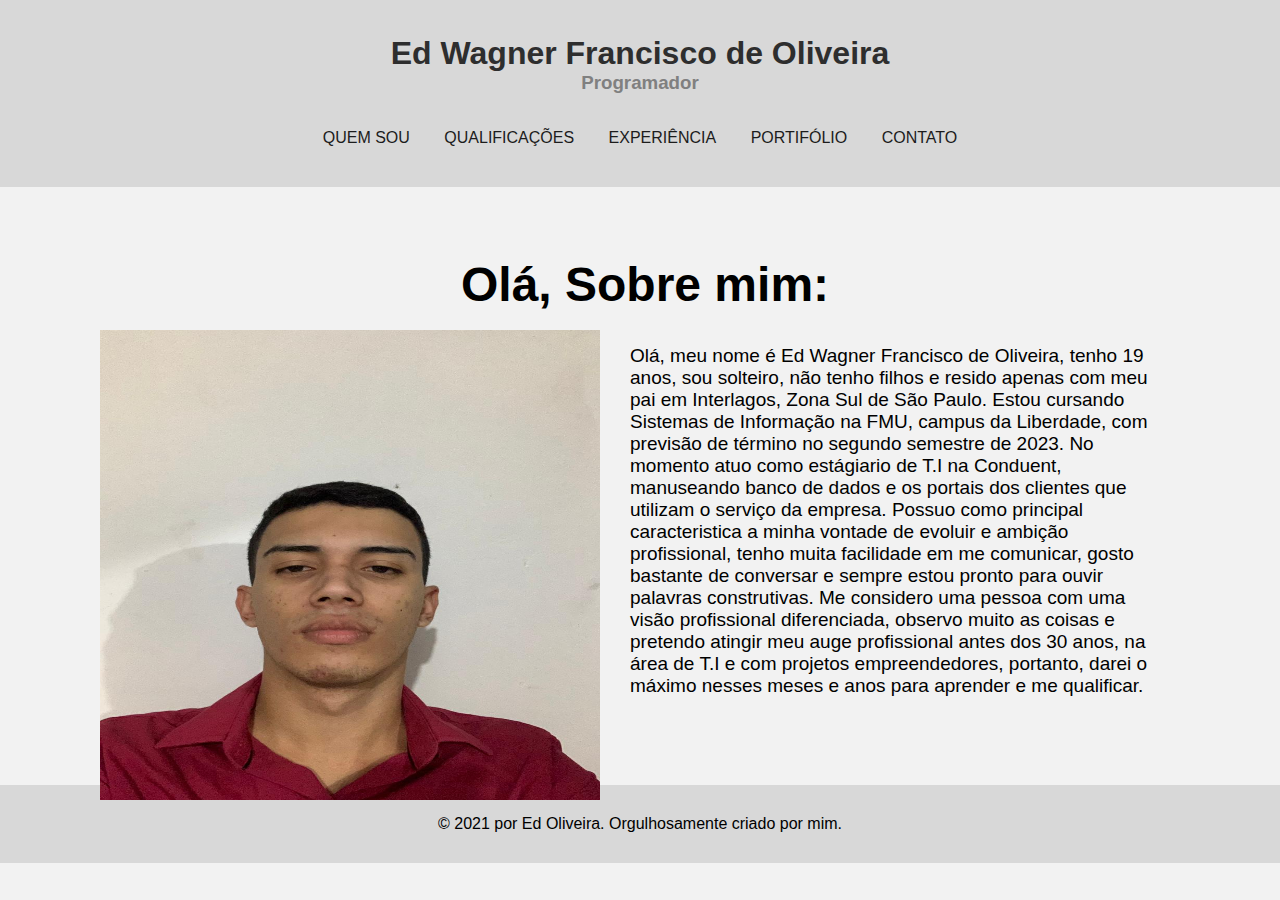
<file: index.html>
<!DOCTYPE html>
<html>
    <head>
        <title>
            Curriculo Ed Oliveira
        </title>

        <link rel="stylesheet" type="text/css" href="css/estilo.css">

    </head>

    <body>
        <div id="area-cabecalho">
            <div id="area-logo">
                <h1><span id="cor-logo">Ed Wagner Francisco de Oliveira</h1>
                <h3 id="programador">Programador</h3>
            </div>

            <div id="area-menu">
                <a href="index.html">QUEM SOU</a>
                <a href="qualificações.html">QUALIFICAÇÕES</a>
                <a href="experiencia.html">EXPERIÊNCIA</a>
                <a href="portifolio.html">PORTIFÓLIO</a>
                <a href="contato.html">CONTATO</a>
            </div>
        </div>

        <div>
        <div id="area-conteudo">
            <div class="conteudo">
            <h1>Olá, Sobre mim:</h1><br>

            <img width="500" height="470" id="imagem" src="../CURRICULO CV/portifolio/imagens/edfoto.jpeg">

            <div class="direita">
                <p >
                    Olá, meu nome é Ed Wagner Francisco de Oliveira, tenho 19 anos, sou solteiro, não tenho filhos
                    e resido apenas com meu pai em Interlagos, Zona Sul de São Paulo. Estou cursando Sistemas de 
                    Informação na FMU, campus da Liberdade, com previsão de término no segundo semestre de 2023. 
                    No momento atuo como estágiario de T.I na Conduent, manuseando banco de dados e os portais dos clientes que utilizam o serviço da empresa. 
                    Possuo como principal caracteristica a minha vontade de evoluir e ambição profissional, tenho muita facilidade
                    em me comunicar, gosto bastante de conversar e sempre estou pronto para ouvir palavras construtivas. Me considero
                    uma pessoa com uma visão profissional diferenciada, observo muito as coisas e pretendo atingir meu auge profissional
                    antes dos 30 anos, na área de T.I e com projetos empreendedores, portanto, darei o máximo nesses meses e anos para aprender e me qualificar.
                </p><br>
            </div>

            
            </div>


        </div>

        <div id="rodape">
            &copy 2021 por Ed Oliveira. Orgulhosamente criado por mim. 
        </div>

        </div>

    

    </body>
</html>
</file>
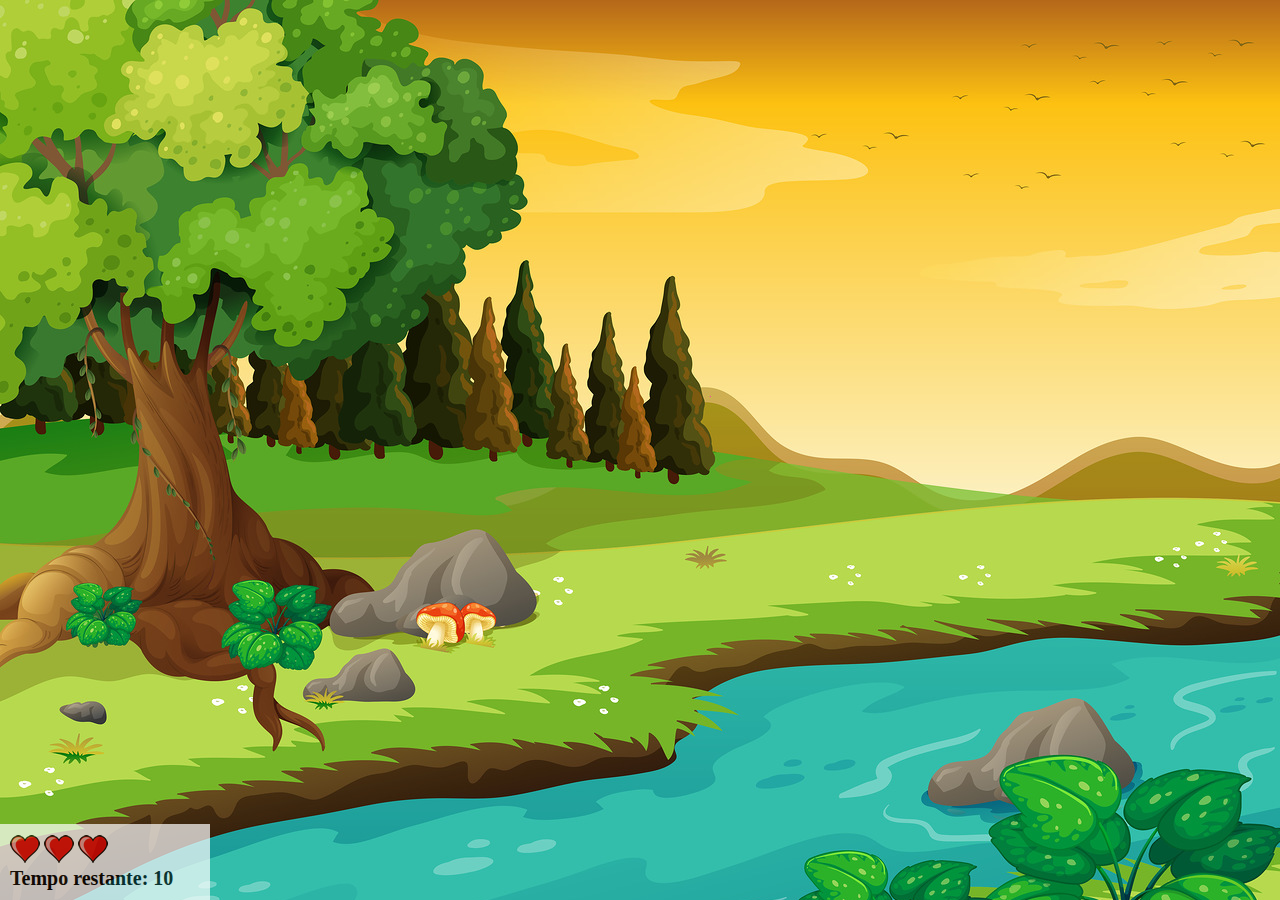
<file: appMosquito1/index.html>
<!DOCTYPE html>
<html>
    <head>
        <title>
            Jogo MataMosquito
        </title>

        <link rel="stylesheet" href="estilo.css"/>
        <script src="jogo.js"></script>

    </head>
    <body onresize="ajusteTamanhoPalcoJogo()">

        <div class="painel">
            <div class="vidas">
                <img id="v1" src="imagens/coracao_cheio.png">
                <img id="v2" src="imagens/coracao_cheio.png">
                <img id="v3" src="imagens/coracao_cheio.png">

            </div>

            <div class="cronometro">
                Tempo restante: <span id="cronometro"></span>
            </div>
        </div>

        <script>

            document.getElementById('cronometro').innerHTML = tempo;
            var criaMosquito = setInterval(function() { posicaoRandomica() }, criaMosquitoTempo);

        </script>
    </body>
</html>
</file>
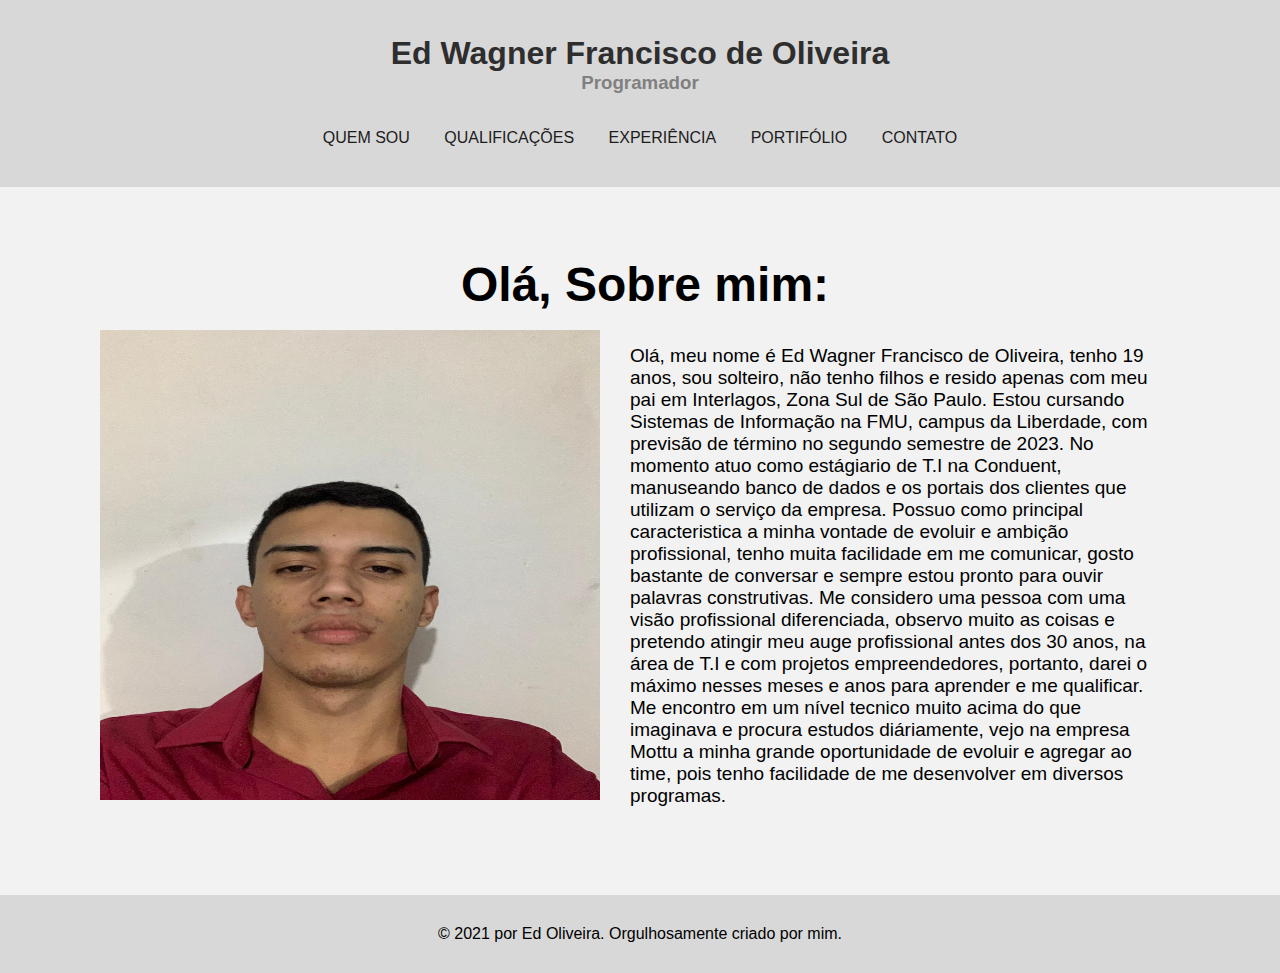
<file: CURRICULO CV/index.html>
<!DOCTYPE html>
<html>
    <head>
        <title>
            Curriculo Ed Oliveira
        </title>

        <link rel="stylesheet" type="text/css" href="css/estilo.css">

    </head>

    <body>
        <div id="area-cabecalho">
            <div id="area-logo">
                <h1><span id="cor-logo">Ed Wagner Francisco de Oliveira</h1>
                <h3 id="programador">Programador</h3>
            </div>

            <div id="area-menu">
                <a href="index.html">QUEM SOU</a>
                <a href="qualificações.html">QUALIFICAÇÕES</a>
                <a href="experiencia.html">EXPERIÊNCIA</a>
                <a href="portifolio.html">PORTIFÓLIO</a>
                <a href="contato.html">CONTATO</a>
            </div>
        </div>

        <div>
        <div id="area-conteudo">
            <div class="conteudo">
            <h1>Olá, Sobre mim:</h1><br>

            <img width="500" height="470" id="imagem" src="../CURRICULO CV/portifolio/imagens/edfoto.jpeg">

            <div class="direita">
                <p >
                    Olá, meu nome é Ed Wagner Francisco de Oliveira, tenho 19 anos, sou solteiro, não tenho filhos
                    e resido apenas com meu pai em Interlagos, Zona Sul de São Paulo. Estou cursando Sistemas de 
                    Informação na FMU, campus da Liberdade, com previsão de término no segundo semestre de 2023. 
                    No momento atuo como estágiario de T.I na Conduent, manuseando banco de dados e os portais dos clientes que utilizam o serviço da empresa. 
                    Possuo como principal caracteristica a minha vontade de evoluir e ambição profissional, tenho muita facilidade
                    em me comunicar, gosto bastante de conversar e sempre estou pronto para ouvir palavras construtivas. Me considero
                    uma pessoa com uma visão profissional diferenciada, observo muito as coisas e pretendo atingir meu auge profissional
                    antes dos 30 anos, na área de T.I e com projetos empreendedores, portanto, darei o máximo nesses meses e anos para aprender e me qualificar.
                    Me encontro em um nível tecnico muito acima do que imaginava e procura estudos diáriamente, vejo na empresa Mottu a minha grande oportunidade de evoluir e agregar ao time, pois tenho facilidade de me desenvolver em diversos programas.
                </p><br>
            </div>

            
            </div>


        </div>

        <div id="rodape">
            &copy 2021 por Ed Oliveira. Orgulhosamente criado por mim. 
        </div>

        </div>

    

    </body>
</html>
</file>
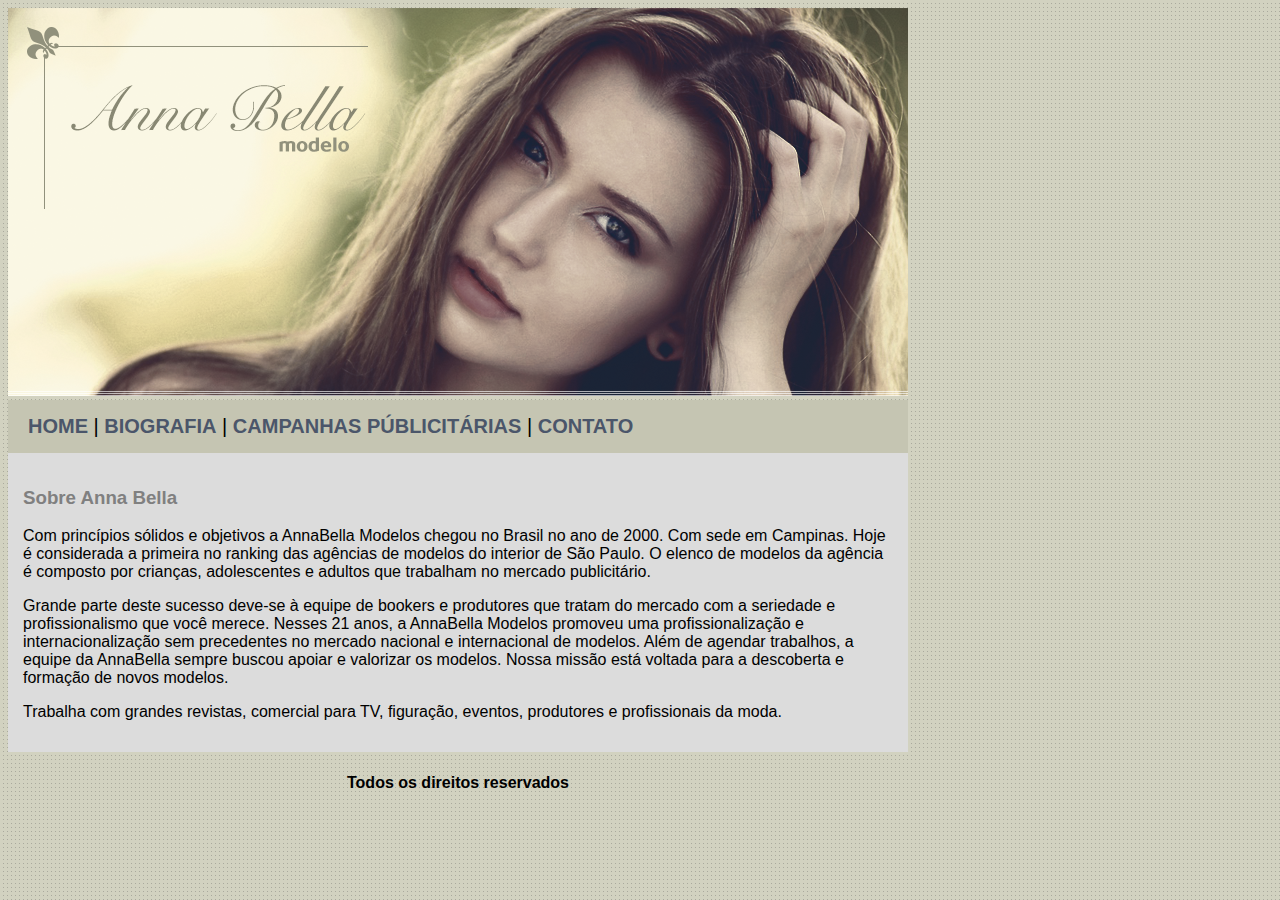
<file: portifolio/PROJETO FINAL ANNABELLA/index.html>
<!DOCTYPE html>
<html>
    <head>
        <title>
            Anna Bella - OFICIAL
        </title>

        <link rel="stylesheet" type="text/css" href="estilo.css">
    </head>

    <body>
        <div id="principal">
            
            <div>
            <img src="imagens/capa.png">
            </div>

            <div id="menu">
                <a href="index.html">HOME</a> |
                <a href="biografia.html">BIOGRAFIA</a> |
                <a href="campanhas.html">CAMPANHAS PÚBLICITÁRIAS </a> |
                <a href="contato.html">CONTATO </a>
            </div>

            <div id="conteudo">
                <h3> Sobre Anna Bella </h2>

                <p> Com princípios sólidos e objetivos a AnnaBella Modelos chegou no Brasil no ano de 2000. Com sede em Campinas. Hoje é considerada a primeira no ranking das agências de modelos do interior de São Paulo.

                    O elenco de modelos da agência é composto por crianças, adolescentes e adultos que trabalham no mercado publicitário. 
                <p>Grande parte deste sucesso deve-se à equipe de bookers e produtores que tratam do mercado com a seriedade e profissionalismo que você merece.
                    
                    Nesses 21 anos, a AnnaBella Modelos promoveu uma profissionalização e internacionalização sem precedentes no mercado nacional e internacional de modelos. Além de agendar trabalhos, a equipe da AnnaBella sempre buscou apoiar e valorizar os modelos. Nossa missão está voltada para a descoberta e formação de novos modelos.
                </p>   
                    Trabalha com grandes revistas, comercial para TV, figuração, eventos, produtores e profissionais da moda.
                </p>

            </div>

            <div id="rodape">
                 <h4>Todos os direitos reservados</h4>
            </div>

        </div>
    </body>
</html>
</file>
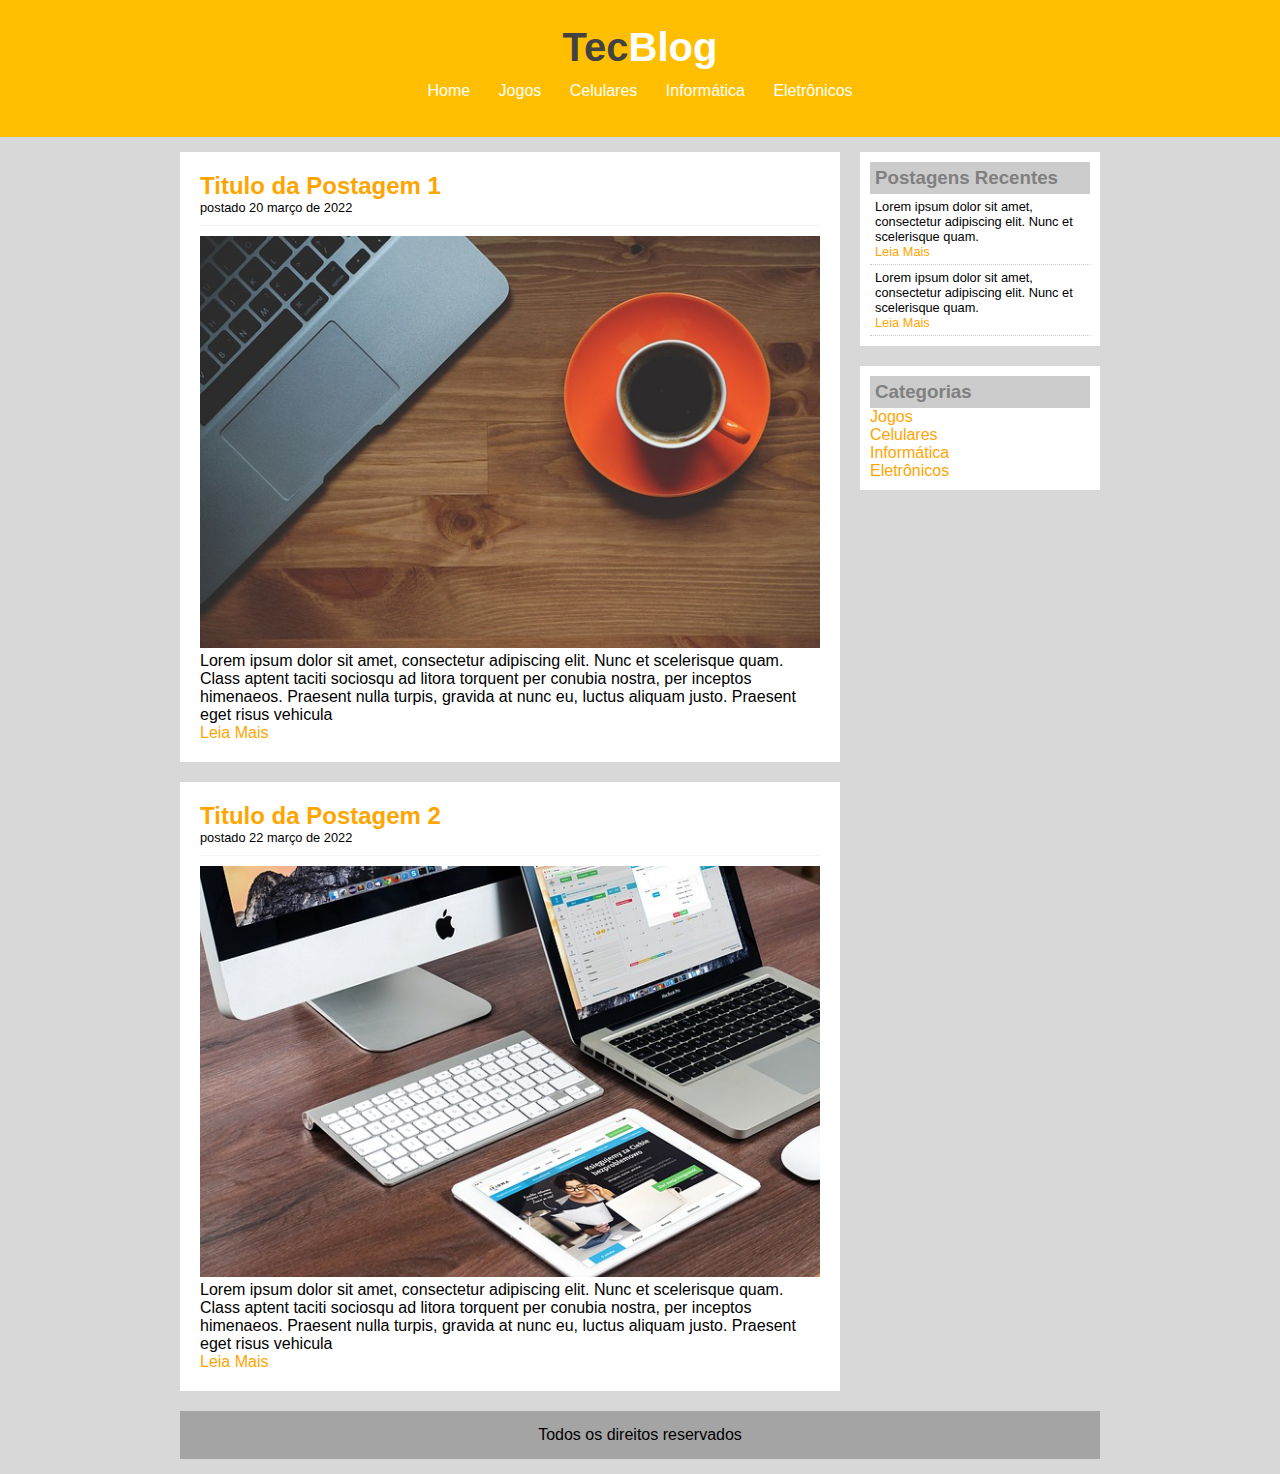
<file: portifolio/PROJETO TECBLOG/index.html>
<!DOCTYPE html>
<html>
    <head>
        <title>TECBLOG - LOJA OFICIAL DE TECNOLOGIA</title>
        <link rel="stylesheet" type = "text/css" href="css/estilo.css">
    </head>

    <body>
        <div id="area-cabecalho">
            <div id="area-logo"> 
                <strong>Tec<span class="branco">Blog</span></strong>
            </div>

            <div id="area-menu">
                <a href="index.html">Home</a> 
                <a href="jogos.html">Jogos</a> 
                <a href="celulares.html">Celulares</a> 
                <a href="informatica.html">Informática</a> 
                <a href="eletronicos.html">Eletrônicos</a> 
            </div>
        </div>

        <div id="area-principal">
            <div id="area-postagem">
                <div class="postagem">
                    <h2>Titulo da Postagem 1</h2>
                   <span class="data-postagem"> postado 20 março de 2022 </span>
                   <img width="620" src="imagens/imagem1.jpg">

                    <p>Lorem ipsum dolor sit amet, consectetur adipiscing elit. 
                        Nunc et scelerisque quam. Class aptent taciti sociosqu ad 
                        litora torquent per conubia nostra, per inceptos himenaeos.
                         Praesent nulla turpis, gravida at nunc eu, luctus aliquam justo.
                          Praesent eget risus vehicula
                    </p>
                    <a href="">Leia Mais</a>
                    
                </div>
                <div class="postagem">
                    <h2>Titulo da Postagem 2</h2>
                   <span class="data-postagem"> postado 22 março de 2022 </span>
                   <img width="620" src="imagens/imagem2.jpg">

                    <p>Lorem ipsum dolor sit amet, consectetur adipiscing elit. 
                        Nunc et scelerisque quam. Class aptent taciti sociosqu ad 
                        litora torquent per conubia nostra, per inceptos himenaeos.
                         Praesent nulla turpis, gravida at nunc eu, luctus aliquam justo.
                          Praesent eget risus vehicula
                    </p>
                    <a href="">Leia Mais</a>
                </div>    
                
            </div>
            

            <div id="area-lateral">
                <div class="conteudo-lateral">

                <h3>Postagens Recentes</h3> 
                
                <div class="postagem-lateral">
                <p>Lorem ipsum dolor sit amet, consectetur adipiscing elit. 
                    Nunc et scelerisque quam.</p>
                <a href=""> Leia Mais</a>    
                </div>

                <div class="postagem-lateral">
                    <p>Lorem ipsum dolor sit amet, consectetur adipiscing elit. 
                        Nunc et scelerisque quam.</p>
                    <a href=""> Leia Mais</a>    
                    </div>

                </div>

                <div class="conteudo-lateral">

                    <h3>Categorias</h3> 
                    
                    <a href="jogos.html">Jogos</a> <br>
                    <a href="celulares.html">Celulares</a> <br>
                    <a href="informatica.html">Informática</a> <br>
                    <a href="eletronicos.html">Eletrônicos</a> 
                    
    
                </div>
                
            </div>

            <div id="rodape">
                Todos os direitos reservados
    
            </div>
        </div>
        
    </body>
</html>
</file>
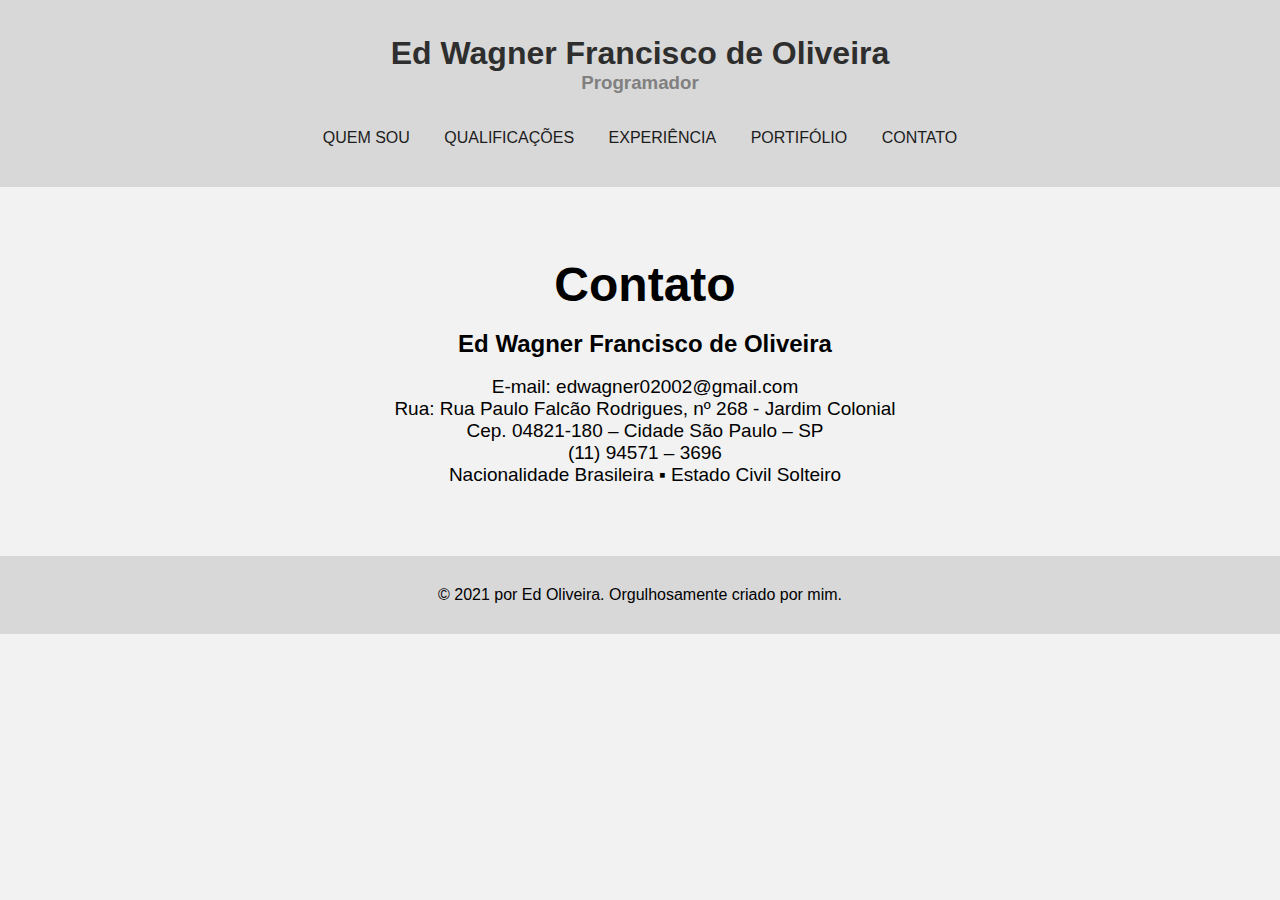
<file: contato.html>
<!DOCTYPE html>
<html>
    <head>
        <title>
            Curriculo Ed Oliveira
        </title>

        <link rel="stylesheet" type="text/css" href="css/estilo.css">

    </head>

    <body>
        <div id="area-cabecalho">
            <div id="area-logo">
                <h1><span id="cor-logo">Ed Wagner Francisco de Oliveira</span></h1>
                    <h3 id="programador">Programador</h3>
            </div>

            <div id="area-menu">
                <a href="index.html">QUEM SOU</a>
                <a href="qualificações.html">QUALIFICAÇÕES</a>
                <a href="experiencia.html">EXPERIÊNCIA</a>
                <a href="portifolio.html">PORTIFÓLIO</a>
                <a href="contato.html">CONTATO</a>
            </div>
        </div>

        <div>
        <div id="area-conteudo">

            <div class="conteudo">

            <h1>Contato</h1><br>
            <h2 style="text-align: center;">Ed Wagner Francisco de Oliveira</h2><br>
            <p style="text-align: center;">
                E-mail: edwagner02002@gmail.com<br>
                Rua: Rua Paulo Falcão Rodrigues, nº 268 -  Jardim Colonial <br>
                Cep. 04821-180 – Cidade São Paulo – SP <br>
                (11) 94571 – 3696 <br>
                Nacionalidade Brasileira ▪ Estado Civil Solteiro <br>

            </p>
            </div>

        </div>

        <div id="rodape">
            &copy 2021 por Ed Oliveira. Orgulhosamente criado por mim. 
        </div>

        </div>

    

    </body>
</html>
</file>
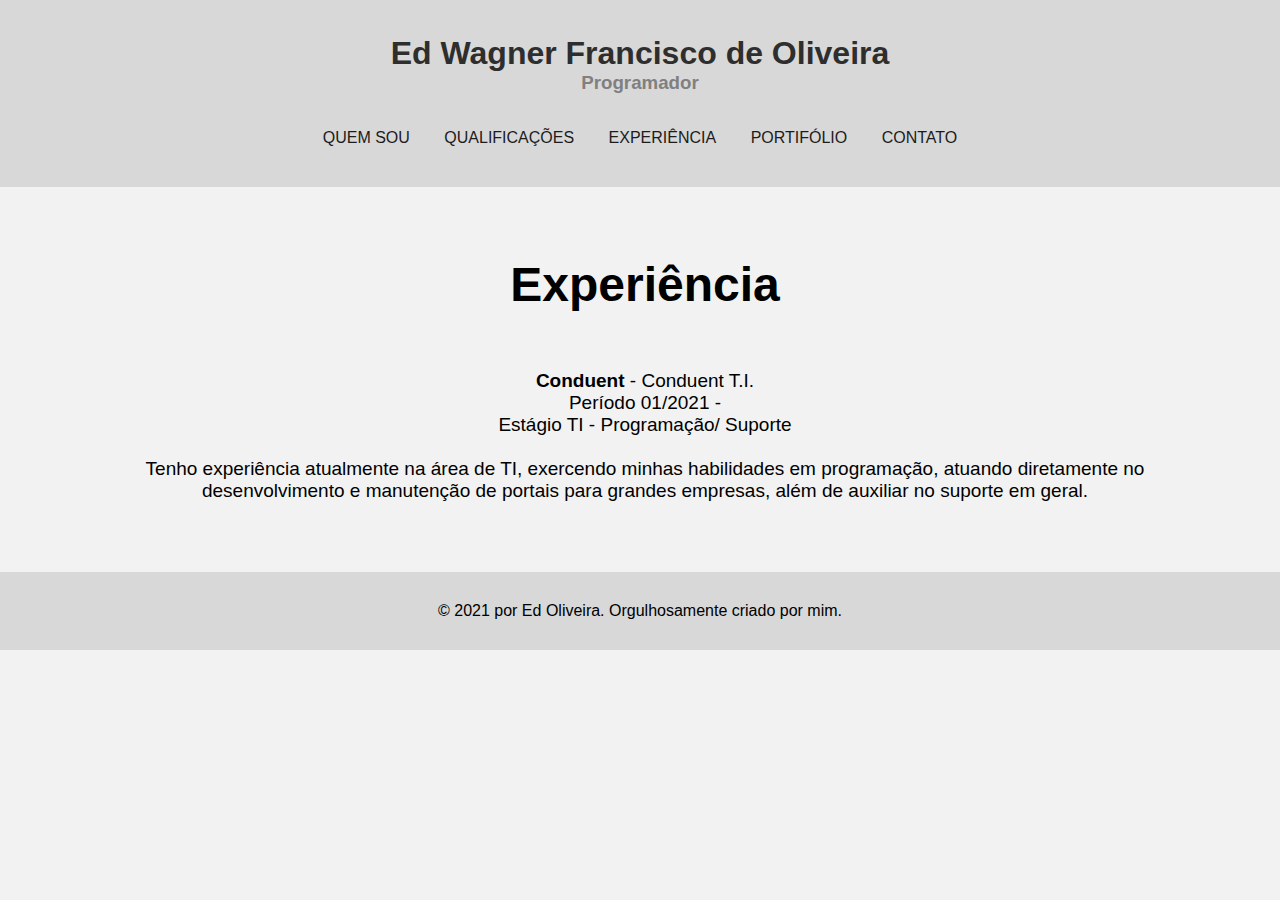
<file: experiencia.html>
<!DOCTYPE html>
<html>
    <head>
        <title>
            Curriculo Ed Oliveira
        </title>

        <link rel="stylesheet" type="text/css" href="css/estilo.css">

    </head>

    <body>
        <div id="area-cabecalho">
            <div id="area-logo">
                <h1><span id="cor-logo">Ed Wagner Francisco de Oliveira</span></h1>
                    <h3 id="programador">Programador</h3>
            </div>

            <div id="area-menu">
                <a href="index.html">QUEM SOU</a>
                <a href="qualificações.html">QUALIFICAÇÕES</a>
                <a href="experiencia.html">EXPERIÊNCIA</a>
                <a href="portifolio.html">PORTIFÓLIO</a>
                <a href="contato.html">CONTATO</a>
            </div>
        </div>
        <div>
        <div id="area-conteudo">

            <div class="conteudo">

            <h1>Experiência</h1><br>

            <p class="centro">
                <strong>Conduent </strong> - Conduent T.I. <br>
                Período 01/2021 -  <br>
                Estágio TI -  Programação/ Suporte <br>
                <br>

                Tenho experiência atualmente na área de TI, exercendo minhas habilidades em programação, atuando diretamente no desenvolvimento e manutenção de portais para grandes empresas, além de auxiliar no suporte em geral. 

            </p>
            </div>

        </div>

        <div id="rodape">
            &copy 2021 por Ed Oliveira. Orgulhosamente criado por mim. 
        </div>

        </div>

    

    </body>
</html>
</file>
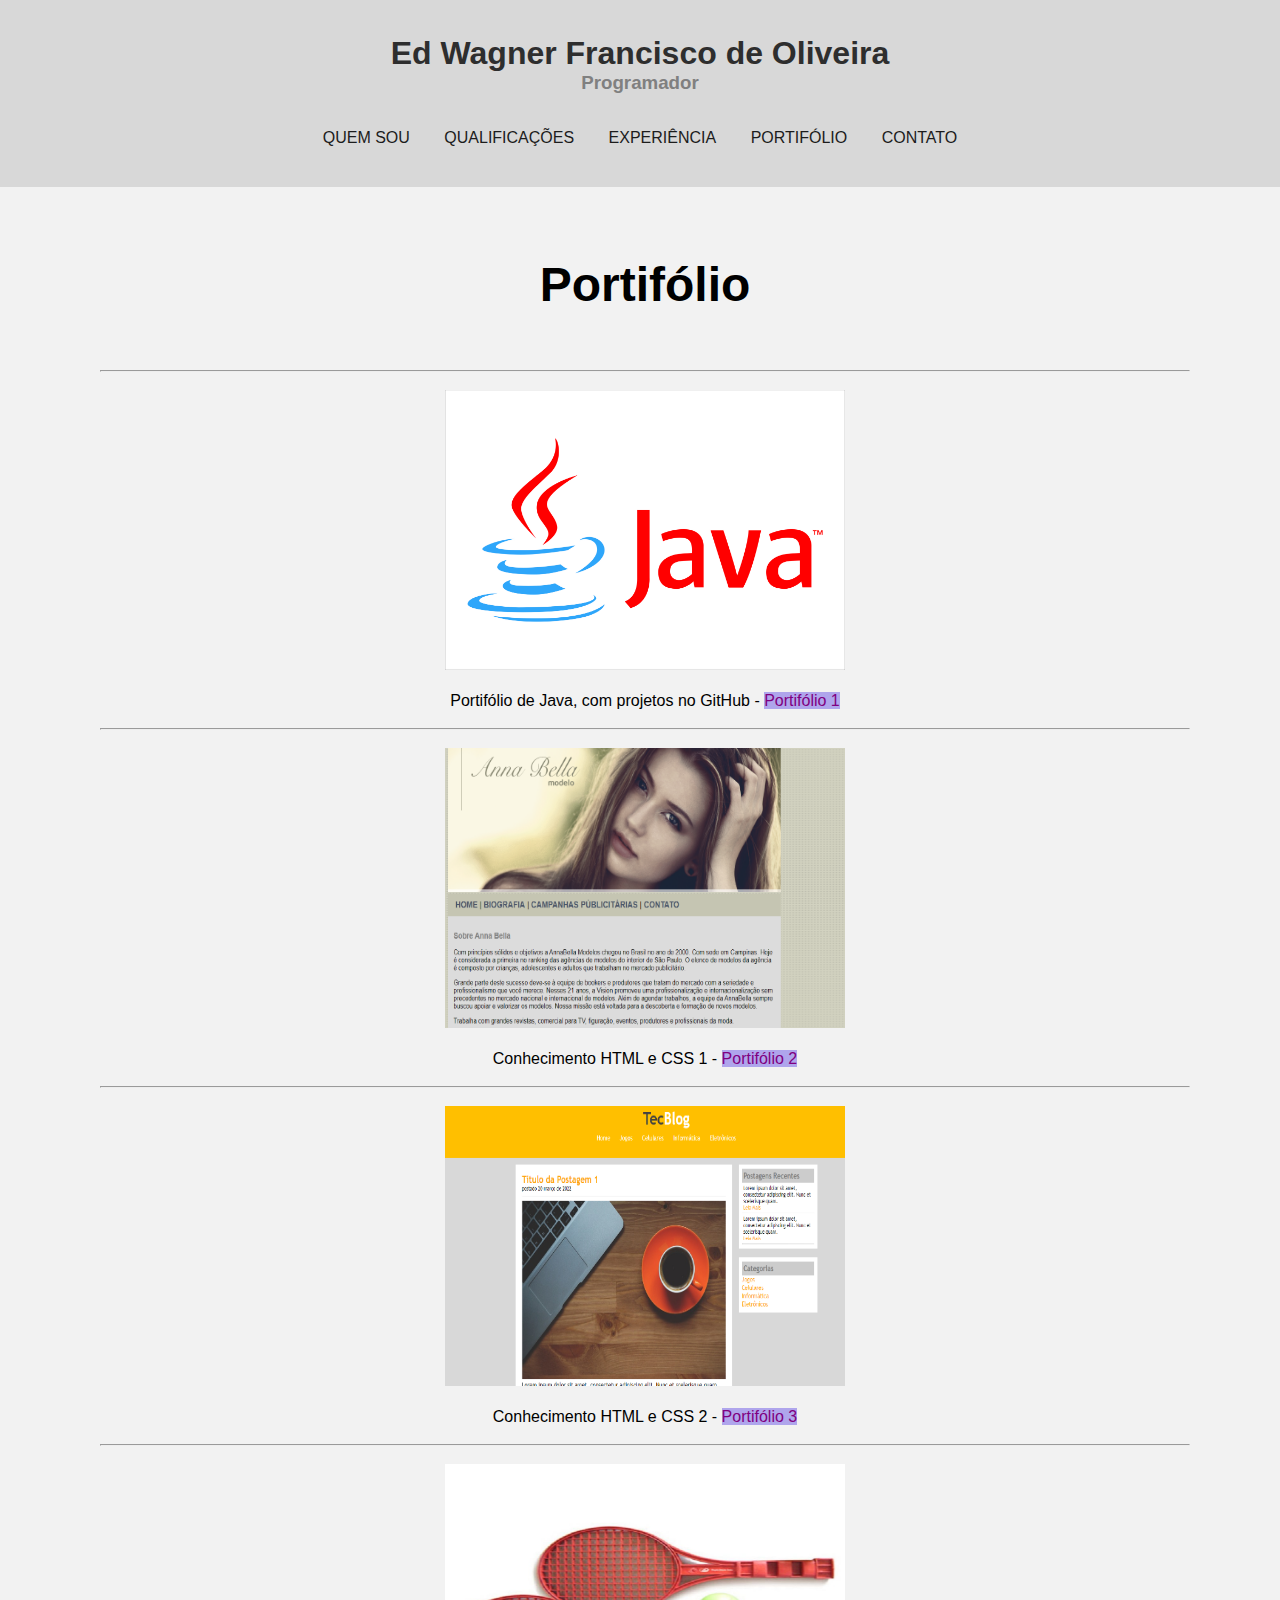
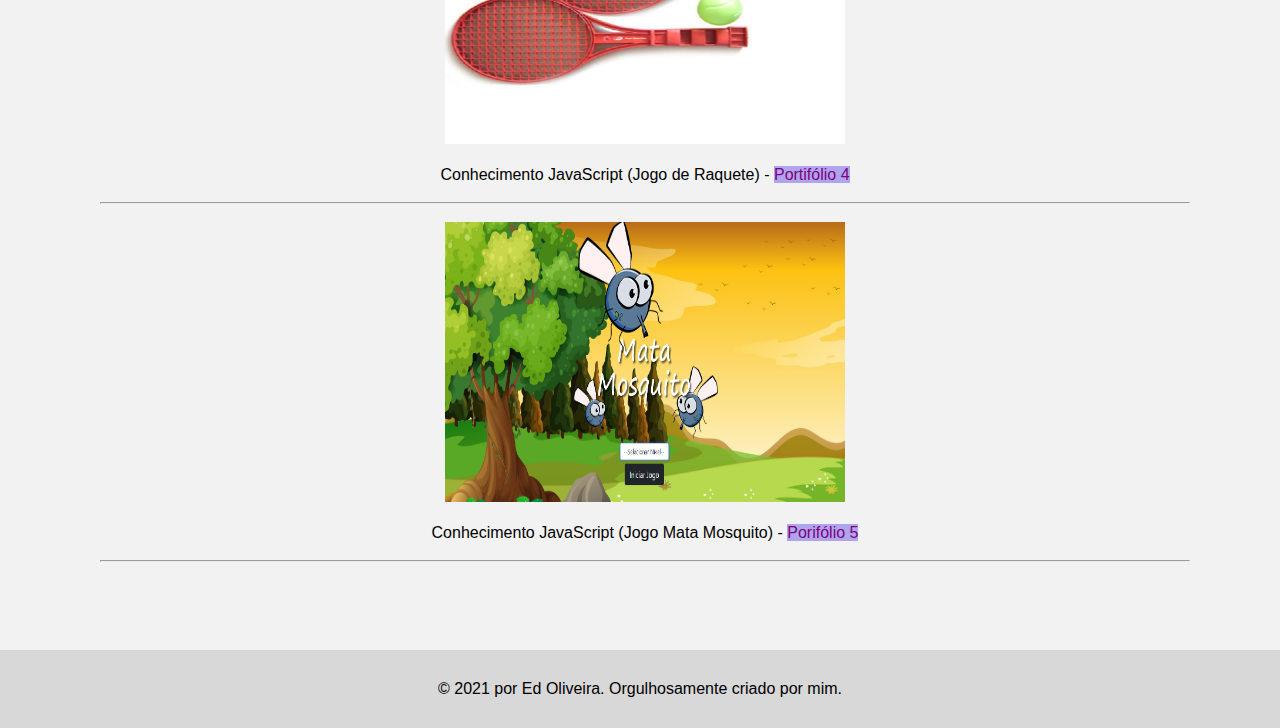
<file: portifolio.html>
<!DOCTYPE html>
<html>
    <head>
        <title>
            Curriculo Ed Oliveira
        </title>

        <link rel="stylesheet" type="text/css" href="css/estilo.css">

    </head>

    <body>
        <div id="area-cabecalho">
            <div id="area-logo">
                <h1><span id="cor-logo">Ed Wagner Francisco de Oliveira</span></h1>
                    <h3 id="programador">Programador</h3>
            </div>

            <div id="area-menu">
                <a href="index.html">QUEM SOU</a>
                <a href="qualificações.html">QUALIFICAÇÕES</a>
                <a href="experiencia.html">EXPERIÊNCIA</a>
                <a href="portifolio.html">PORTIFÓLIO</a>
                <a href="contato.html">CONTATO</a>
            </div>
        </div>
        <div>
        <div id="area-conteudo">

            <div class="conteudo">

            <h1>Portifólio</h1><br>

            <div class="centro">

                <div>

                <hr><br>
                    <img width="400" height="280" src="../CURRICULO CV/portifolio/imagens/logo-java.jpg"><br><br>
                Portifólio de Java, com projetos no GitHub - <a href="https://github.com/EdOliveira18">Portifólio 1</a><br><br>
                <hr><br>

                </div> 

                <div>
                    <img width="400" height="280" src="../CURRICULO CV/portifolio/imagens/annabella.png"><br><br>
                Conhecimento HTML e CSS 1 - <a  href="../CURRICULO CV/portifolio/PROJETO FINAL ANNABELLA/index.html">Portifólio 2</a><br><br>
                <hr><br>
                </div>
                
                <div>
                    <img width="400" height="280" src="../CURRICULO CV/portifolio/imagens/tecblog.png"><br><br>
                Conhecimento HTML e CSS 2 - <a href="../CURRICULO CV/portifolio/PROJETO TECBLOG/index.html">Portifólio 3</a> <br><br>
                <hr><br>
                </div>
                
                <div>
                    <img width="400" height="280" src="../CURRICULO CV/portifolio/imagens/raquete.jpg"><br><br>
                Conhecimento JavaScript (Jogo de Raquete) - <a href="../CURRICULO CV/portifolio/JogoBasquete/jogoderaquete.html">Portifólio 4</a> <br><br>
                <hr><br>
                </div>

                <div>
                    <img width="400" height="280" src="../CURRICULO CV/portifolio/imagens/matamosquito.png"><br><br>
                Conhecimento JavaScript (Jogo Mata Mosquito) - <a href="../CURRICULO CV/appMosquito1/pagina_inicial.html">Porifólio 5</a> <br><br>
                <hr><br>
                </div>


            </div> 
            
            </div>

        </div>

        <div id="rodape">
            &copy 2021 por Ed Oliveira. Orgulhosamente criado por mim. 
        </div>

        </div>
        

    

    </body>
</html>
</file>
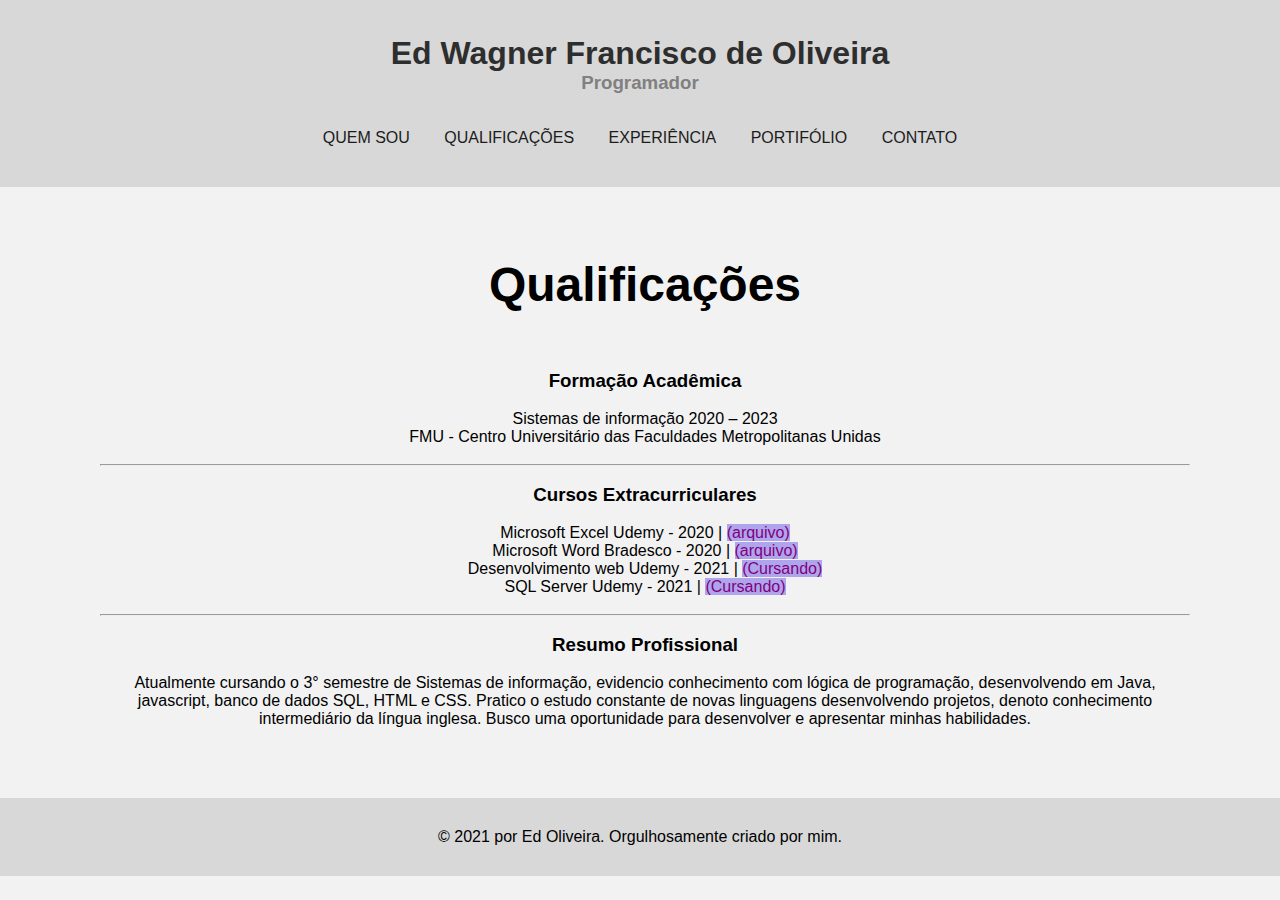
<file: qualificações.html>
<!DOCTYPE html>
<html>
    <head>
        <title>
            Curriculo Ed Oliveira
        </title>

        <link rel="stylesheet" type="text/css" href="css/estilo.css">

    </head>

    <body>
        <div id="area-cabecalho">
            <div id="area-logo">
                <h1><span id="cor-logo">Ed Wagner Francisco de Oliveira</span></h1>
                    <h3 id="programador">Programador</h3>
            </div>

            <div id="area-menu">
                <a href="index.html">QUEM SOU</a>
                <a href="qualificações.html">QUALIFICAÇÕES</a>
                <a href="experiencia.html">EXPERIÊNCIA</a>
                <a href="portifolio.html">PORTIFÓLIO</a>
                <a href="contato.html">CONTATO</a>
            </div>
        </div>

        <div>

        <div id="area-conteudo">
            <div class="conteudo">

                                            <h1>Qualificações</h1><br>

           <div class="centro">     

               <p>

        

                <h3>Formação Acadêmica</h3><br>
                    Sistemas de informação 2020 – 2023 <br> 
                    FMU - Centro Universitário das Faculdades Metropolitanas Unidas 
                
                <br><br>    

                <hr>
                <br>
                    <h3>Cursos Extracurriculares</h3><br>
                      Microsoft Excel Udemy - 2020  | <a href="../CURRICULO CV/portifolio/imagens/CERTIFICADO EXCEL ED OLIVEIRA.pdf">(arquivo)</a></li><br>
                      Microsoft Word Bradesco - 2020  | <a href="../CURRICULO CV/portifolio/imagens/CERTIFICADO NIVEL AVANÇADO WORD.png">(arquivo)</a></li><br>
                      Desenvolvimento web Udemy - 2021  | <a>(Cursando)</a></li><br>
                      SQL Server Udemy  - 2021 | <a>(Cursando)</a> 
                
                <br><br>
                
                <hr>
                <br>

                <h3>Resumo Profissional</h3>
                <br>
                    
                Atualmente cursando o 3° semestre de Sistemas de informação, evidencio conhecimento com lógica 
                de programação, desenvolvendo em Java, javascript, banco de dados SQL, HTML e CSS. 
                Pratico o estudo constante de novas linguagens desenvolvendo projetos, denoto conhecimento intermediário 
                da língua inglesa. Busco uma oportunidade para desenvolver e apresentar minhas habilidades.

                
                </p> 

            </div>

            </div>

        </div>

        <div id="rodape">
            &copy 2021 por Ed Oliveira. Orgulhosamente criado por mim. 
        </div>

        </div>

        

    

    </body>
</html>
</file>
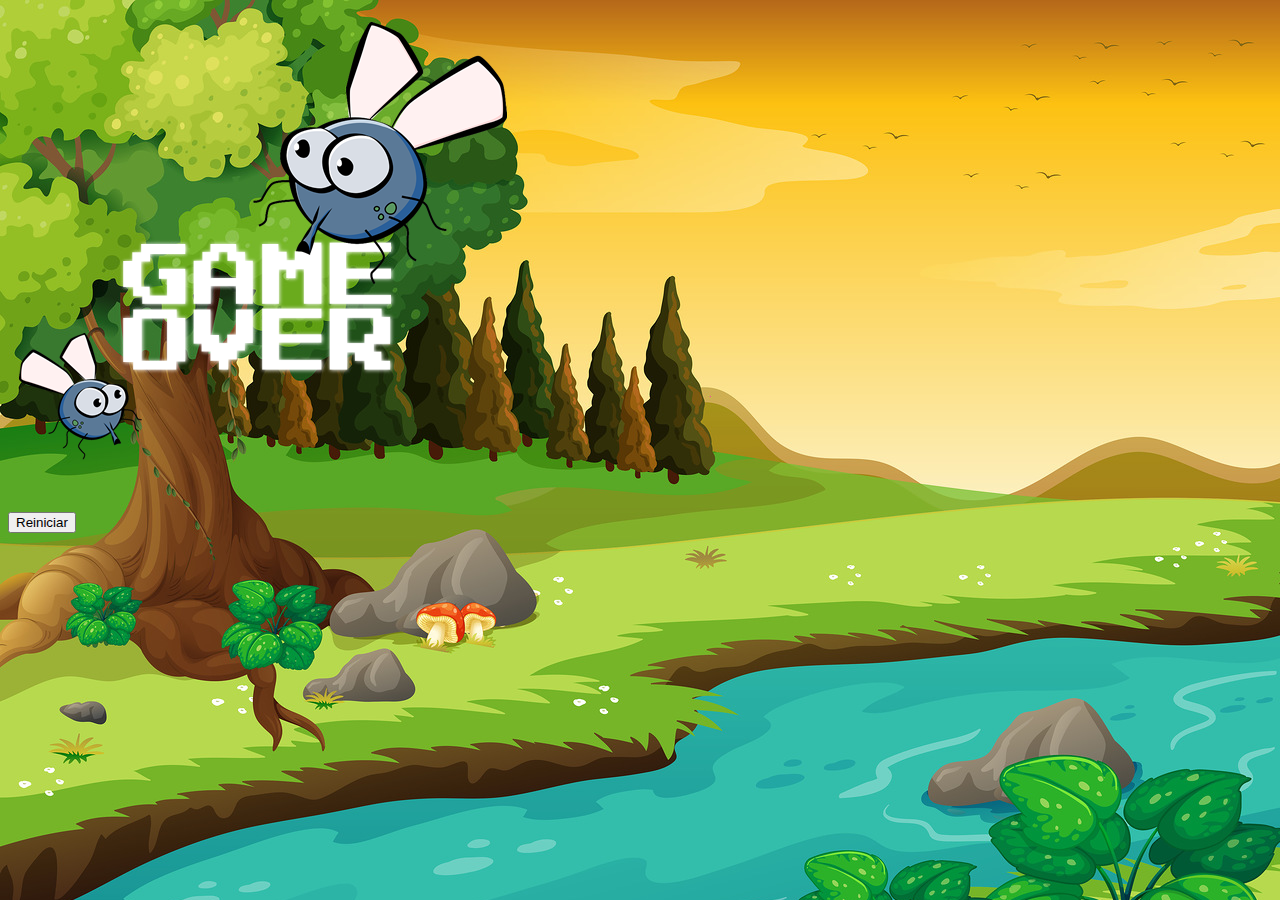
<file: appMosquito1/fimjogo.html>
<!DOCTYPE html>
<html>
    <head>
        <title>
            Jogo MataMosquito
        </title>


        <!-- CSS only -->
        <link href="https://cdn.jsdelivr.net/npm/bootstrap@5.0.0-beta2/dist/css/bootstrap.min.css" rel="stylesheet" integrity="sha384-BmbxuPwQa2lc/FVzBcNJ7UAyJxM6wuqIj61tLrc4wSX0szH/Ev+nYRRuWlolflfl" crossorigin="anonymous">
        <link rel="stylesheet" href="estilo.css"/>

    </head>
    <body>

       <div class="container">
           <div class="row"> 
               <div class="rol">
                   <div class="d-flex justify-content-center">
                        <img src="imagens/game_over.png">
                    </div>
               </div>
           </div>
       </div>

       <div class="row"> 
               <div class="rol">
                   <div class="d-flex justify-content-center">
                        <button onclick="window.location.href = 'index.html'" type="button" class="btn btn-dark btn-lg">Reiniciar</button>
                   </div>
               </div>
           </div>

    </body>
</html>
</file>
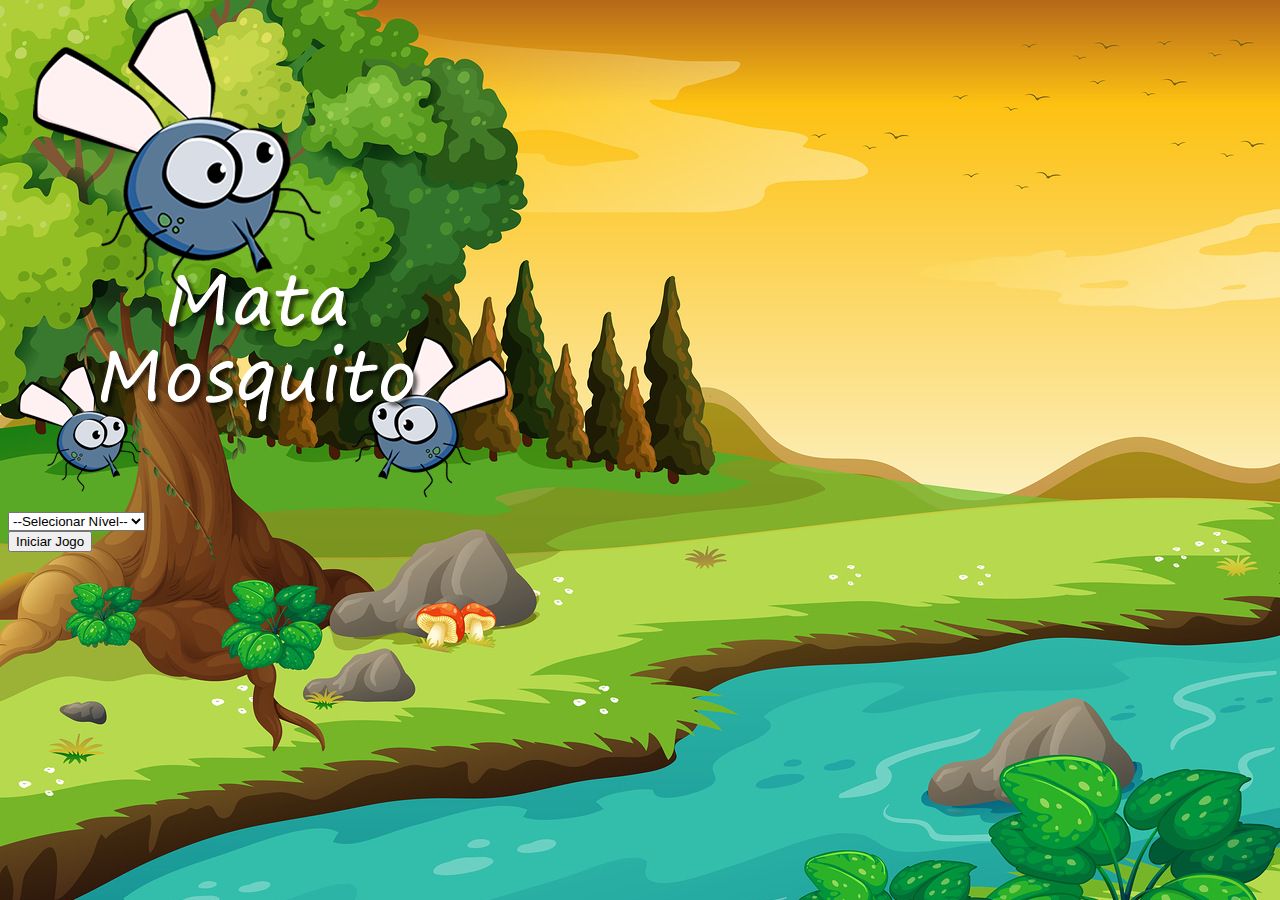
<file: appMosquito1/pagina_inicial.html>
<!DOCTYPE html>
<html>
    <head>
        <title>
            Jogo MataMosquito
        </title>

        <meta charset="UTF-8">


        <!-- CSS only -->
        <link href="https://cdn.jsdelivr.net/npm/bootstrap@5.0.0-beta2/dist/css/bootstrap.min.css" rel="stylesheet" integrity="sha384-BmbxuPwQa2lc/FVzBcNJ7UAyJxM6wuqIj61tLrc4wSX0szH/Ev+nYRRuWlolflfl" crossorigin="anonymous">
        <link rel="stylesheet" href="estilo.css"/>


        <script>
            function iniciarJogo(){
               var nivel = document.getElementById('nivel').value;

               if(nivel === ''){
                   alert("Selecione um nível disponível");
                   return false;
               }

               window.location.href = 'index.html?' + nivel;
            }
        </script>
    </head>
    <body>


       <div class="container">
           <div class="row"> 
               <div class="rol">
                   <div class="d-flex justify-content-center">
                        <img src="imagens/game.png">
                    </div>
               </div>
           </div>
       </div>

       <div class="row"> 
        <div class="rol">
            <div class="d-flex justify-content-center">
                <div class="mb-2">
                    <select id="nivel" class="form-control">
                        <option value="">--Selecionar Nível--</option>
                        <option value="facil" >Fácil</option>
                        <option value="normal">Normal</option>
                        <option value="dificil">Díficil</option>
                    </select>
                </div>    
            </div>
        </div>
        </div>


       <div class="row"> 
               <div class="rol">
                   <div class="d-flex justify-content-center">
                        <button   type="button" class="btn btn-dark btn-lg" onclick="iniciarJogo()">Iniciar Jogo</button>
                   </div>
               </div>
        </div>

    </body>
</html>
</file>
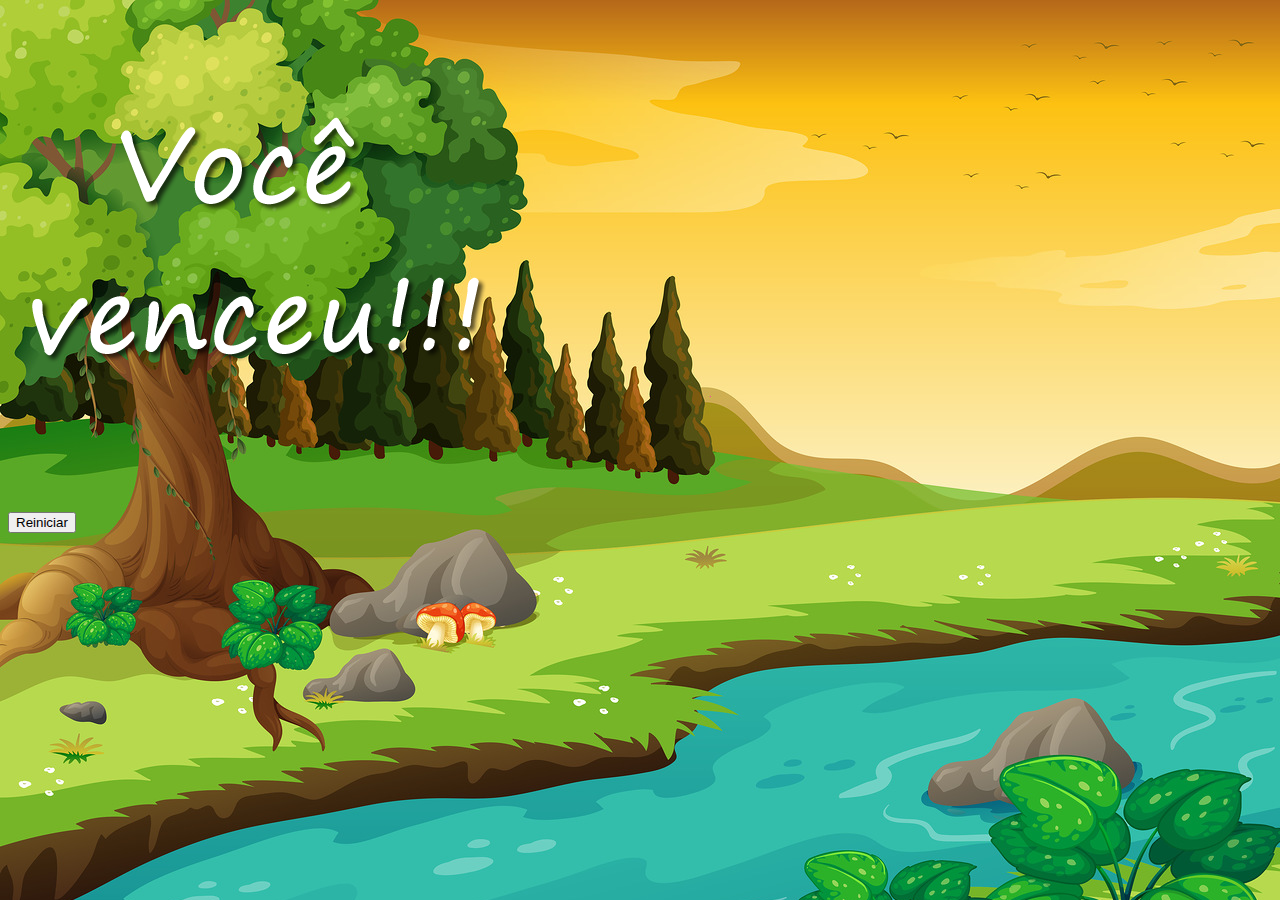
<file: appMosquito1/vitoria.html>
<!DOCTYPE html>
<html>
    <head>
        <title>
            Jogo MataMosquito
        </title>


        <!-- CSS only -->
        <link href="https://cdn.jsdelivr.net/npm/bootstrap@5.0.0-beta2/dist/css/bootstrap.min.css" rel="stylesheet" integrity="sha384-BmbxuPwQa2lc/FVzBcNJ7UAyJxM6wuqIj61tLrc4wSX0szH/Ev+nYRRuWlolflfl" crossorigin="anonymous">
        <link rel="stylesheet" href="estilo.css"/>

    </head>
    <body>

       <div class="container">
           <div class="row"> 
               <div class="rol">
                   <div class="d-flex justify-content-center">
                        <img src="imagens/vitoria.png">
                    </div>
               </div>
           </div>
       </div>

       <div class="row"> 
               <div class="rol">
                   <div class="d-flex justify-content-center">
                        <button onclick="window.location.href = 'index.html'" type="button" class="btn btn-dark btn-lg">Reiniciar</button>
                   </div>
               </div>
           </div>

    </body>
</html>
</file>
<file: css/estilo.css>
*{
    padding: 0px;
    margin: 0px;
}

body{
    font-size: 1em;
    font-family:'Trebuchet MS', 'Lucida Sans Unicode', 'Lucida Grande', 'Lucida Sans', Arial, sans-serif;
    background: #F2F2F2 ;
}

#area-cabecalho{
    text-align: center;
    background: #D8D8D8;
    padding: 20px;
}
#programador{
    color:gray;
}

#area-logo{
    color: ghostwhite;
    padding: 15px;
}

#cor-logo{
    color:#2E2E2E;
}

#area-menu{
    padding: 20px;
}

a{
    text-decoration: none;
}

#area-menu a{
    color: #1C1C1C;
    padding: 10px;
    margin: 5px;
    
}

#area-menu a:hover{
    color:darkslateblue;
    background: white;
}

#area-conteudo{
    width: 1200px;
    margin: 10px auto;
}

.conteudo{
    background:  #F2F2F2 ;
    width: 1090px;
    padding: 50px;
    margin: 20px 10px;
}

.conteudo h1{
    font-size: 3em;
    text-align: center;
}

.conteudo h3{
    padding: 0px 30px;
}

.conteudo p{
    font-size: 19px;
    padding: 0px 30px;
}


ul{
    padding: 0px 30px;
}

li{
    font-size: 19px;
}

.conteudo a{
    text-decoration: none;
    background: rgb(175, 165, 236);
    color: purple
}

.conteudo a:hover{
    text-decoration: none;
    background: purple;
    color: rgb(175, 165, 236);;
}
.conteudo p a{
    background:  rgb(175, 165, 236);
    text-decoration: none;
    color:darkslateblue;
}
.conteudo p a:hover{
    text-decoration: none;
    background: white;
    color: darkslateblue;
}

.direita{
    margin-left: 500px;
    margin-top: 15px;
    float: both;
}

.centro{
    text-align: center;
    margin-top: 40px;
}

#rodape{
    background: #D8D8D8;
    padding: 30px;
    text-align: center;
    color: #gray;
}

#imagem{
    float: left;
}
</file>
<file: appMosquito1/estilo.css>
html{
    cursor: url("../appMosquito1/imagens/mata_mosca.png") 30 30, auto;
}

body{
    background: url(imagens/bg.jpg) no-repeat;
    background-size: 100%;
    
}

.painel{
    position: absolute;
    width: 190px;
    padding: 10px;
    bottom: 0px;
    left: 0px;
    border-top: 1px solid #fff;
    background-color: #fff;
    opacity: 0.7; 
}

.vidas{
    float: left;
}

.cronometro{
    float: left;
    font-size: 20px;
    font-weight: bold;
}

.mosquito1 {
    height: 50px;
    width: 50px;
}

.mosquito2 {
    height: 70px;
    width: 70px;
}

.mosquito3 {
    height: 90px;
    width: 90px;
}

.ladoA {
    transform: scaleX(1);
}

.ladoB {
    transform: scaleX(-1);
}
</file>
<file: CURRICULO CV/css/estilo.css>
*{
    padding: 0px;
    margin: 0px;
}

body{
    font-size: 1em;
    font-family:'Trebuchet MS', 'Lucida Sans Unicode', 'Lucida Grande', 'Lucida Sans', Arial, sans-serif;
    background: #F2F2F2 ;
}

#area-cabecalho{
    text-align: center;
    background: #D8D8D8;
    padding: 20px;
}
#programador{
    color:gray;
}

#area-logo{
    color: ghostwhite;
    padding: 15px;
}

#cor-logo{
    color:#2E2E2E;
}

#area-menu{
    padding: 20px;
}

a{
    text-decoration: none;
}

#area-menu a{
    color: #1C1C1C;
    padding: 10px;
    margin: 5px;
    
}

#area-menu a:hover{
    color:darkslateblue;
    background: white;
}

#area-conteudo{
    width: 1200px;
    margin: 10px auto;
}

.conteudo{
    background:  #F2F2F2 ;
    width: 1090px;
    padding: 50px;
    margin: 20px 10px;
}

.conteudo h1{
    font-size: 3em;
    text-align: center;
}

.conteudo h3{
    padding: 0px 30px;
}

.conteudo p{
    font-size: 19px;
    padding: 0px 30px;
}


ul{
    padding: 0px 30px;
}

li{
    font-size: 19px;
}

.conteudo a{
    text-decoration: none;
    background: rgb(175, 165, 236);
    color: purple
}

.conteudo a:hover{
    text-decoration: none;
    background: purple;
    color: rgb(175, 165, 236);;
}
.conteudo p a{
    background:  rgb(175, 165, 236);
    text-decoration: none;
    color:darkslateblue;
}
.conteudo p a:hover{
    text-decoration: none;
    background: white;
    color: darkslateblue;
}

.direita{
    margin-left: 500px;
    margin-top: 15px;
    float: both;
}

.centro{
    text-align: center;
    margin-top: 40px;
}

#rodape{
    background: #D8D8D8;
    padding: 30px;
    text-align: center;
    color: #gray;
}

#imagem{
    float: left;
}
</file>
<file: portifolio/PROJETO FINAL ANNABELLA/estilo.css>
body{
    background: #A9A9A9 url('imagens/fundo.png');
    font: 16px Arial, Helvetica, sans-serif;
}

#principal{
 width: 900px;
}

#menu{
    font-size: 20px;
    padding: 15px;
    background: #c5c5b2;
    padding-left: 20px;
    
}
a{
   text-decoration: none;
   color: #4b566a;
   font-weight: bold; 
}

#conteudo{
    background: #DCDCDC;
    padding: 15px;
}

#rodape{
    text-align: center;
}

h3{
    color:gray;
}

.moldura{ 
   border: 8px solid #c5c5b2;
}
</file>
<file: portifolio/PROJETO TECBLOG/css/estilo.css>
* {
    margin: 0px;
    padding: 0px;
}

body{
    font-size: 1em;
    font-family: 'Trebuchet MS', 'Lucida Sans Unicode', 'Lucida Grande', 'Lucida Sans', Arial, sans-serif;
    background: #D8D8D8;
}


#area-cabecalho{
    background:  #FFBF00;
    padding: 25px;
    text-align: center;

}



#area-logo{

    font-size: 2.5em;
    color: #424242;
}

.branco{
    color:#FFF;
}

#area-menu{
    padding: 12px;

}

#area-principal{
    width: 920px;
    margin: 15px auto;
    margin-bottom: 15px;
    
}
#area-postagem{
    width: 660px;
    float: left;
    
}
#area-lateral{
    width: 240px;
    float: right;

}
#rodape{
    clear: both;
    background: #A4A4A4;
    text-align: center;
    padding: 15px;
}

.postagem-lateral{
    font-size: 0.8em;
    padding: 5px;
    border-bottom: 1px dotted #CCC;
}

.conteudo-lateral{
    background: white;
    padding: 10px;
    margin-bottom: 20px;
    
}

.postagem{
    padding: 20px;
    margin-bottom: 20px;
    background: white;
}





#area-cabecalho a{
    text-decoration: none;
    padding: 8px 12px;
    
}

#area-cabecalho a:link, #area-cabecalho a:visited{
    color: #FFF;
    text-decoration: none;
}

#area-cabecalho a:hover{
    color: #FFBF00;
    background: #FFF;
}   

a{ 
   text-decoration: none;
}

a:hover{
    text-decoration: underline;
}

a:link, a:visited{
    color: orange; 
}

h2{
    color:orange;
}

h3{
    padding: 5px;
    background: #CCC;
    color: gray;
}

.data-postagem{
    font-size: 0.8em;
    border-bottom: 1px solid #f4f4f4;
    margin-bottom: 10px;
    padding-bottom: 10px;
    display: block;
}
</file>
